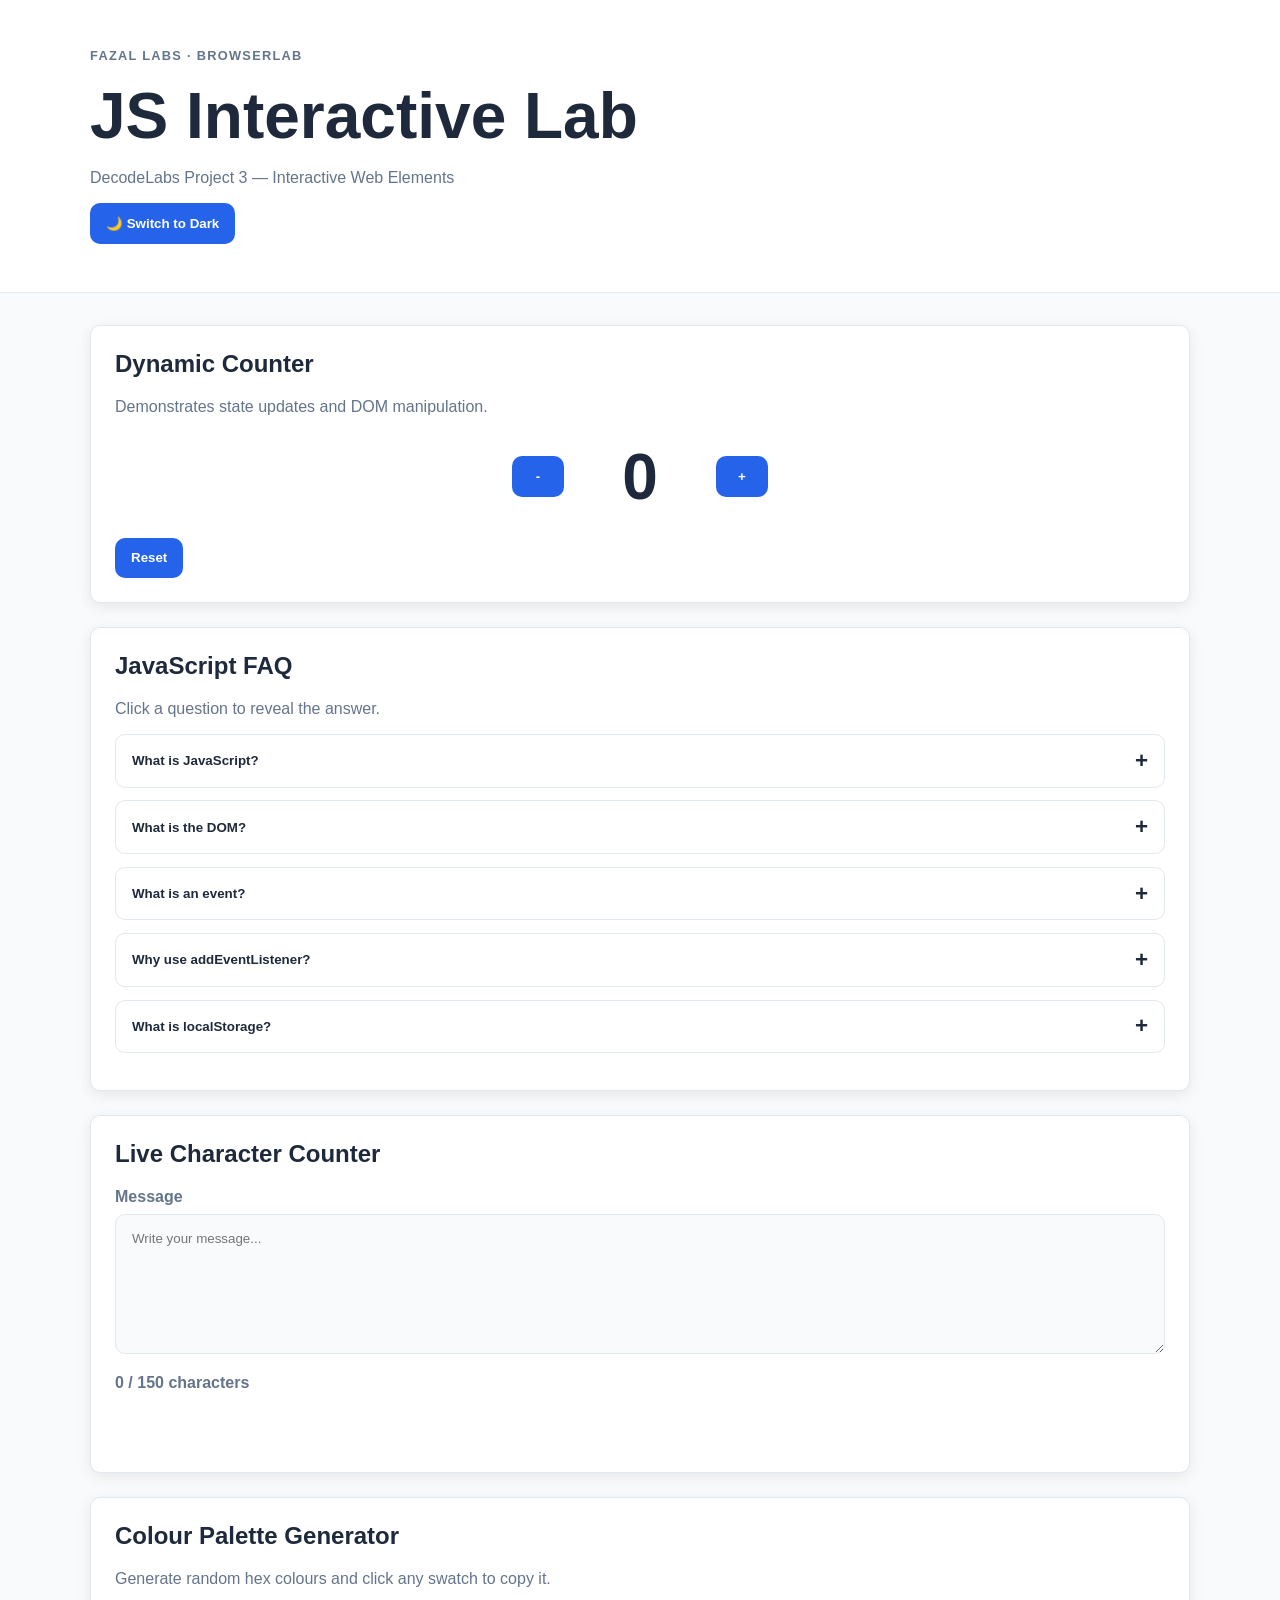
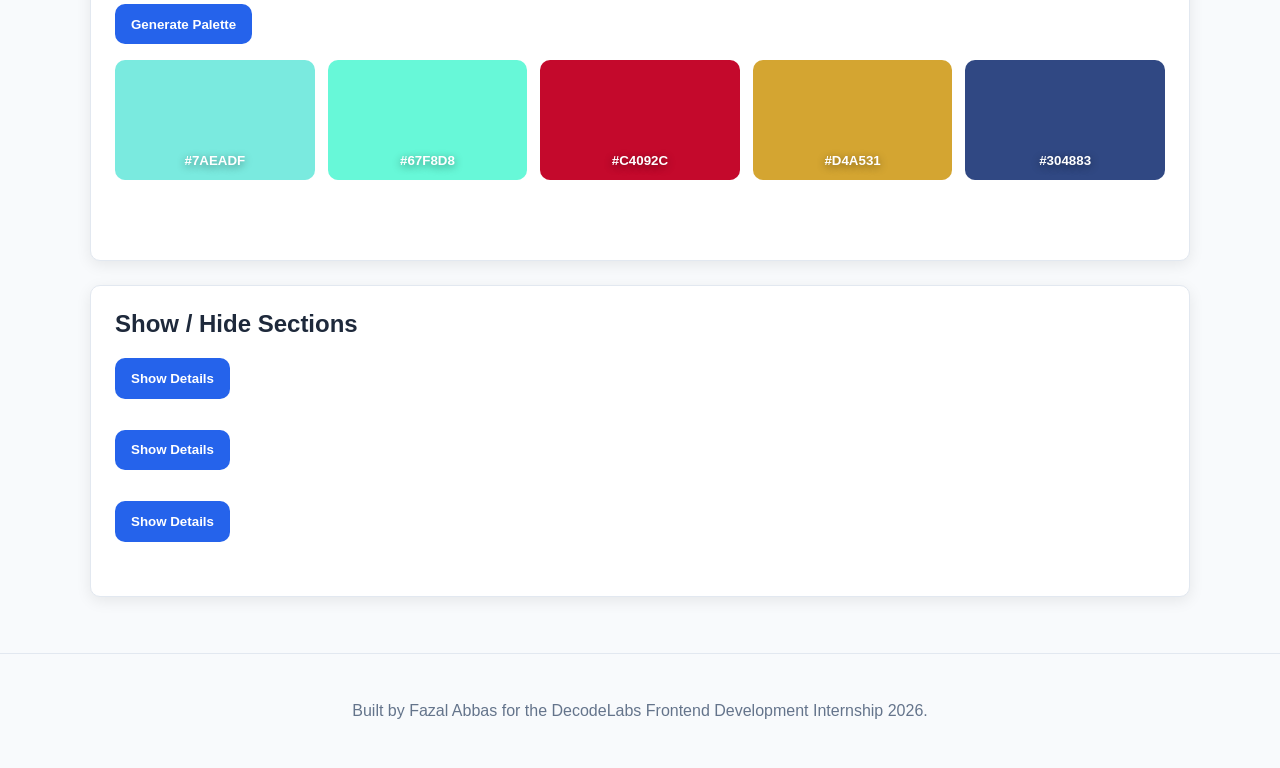
<file: index.html>
<!doctype html>
<html lang="en">

<head>
    <meta charset="UTF-8">
    <meta name="viewport" content="width=device-width, initial-scale=1.0">
    <meta name="description"
        content="A vanilla JavaScript interactive elements lab with theme toggle, counter, FAQ accordion, character counter, palette generator, and show/hide cards.">

    <title>JS Interactive Lab | DecodeLabs</title>
    <link rel="icon" type="image/svg+xml" href="assets/favicon.svg" />
    <link rel="canonical" href="https://fazal305.github.io/decodelabs-interactive-web-elements/">

    <meta property="og:type" content="website">
    <meta property="og:url" content="https://fazal305.github.io/decodelabs-interactive-web-elements/">
    <meta property="og:title" content="JS Interactive Lab | DecodeLabs">
    <meta property="og:description"
        content="A vanilla JavaScript interactive elements lab with theme toggle, counter, FAQ accordion, character counter, palette generator, and show/hide cards.">

    <meta name="twitter:card" content="summary_large_image">
    <meta name="twitter:title" content="JS Interactive Lab | DecodeLabs">
    <meta name="twitter:description"
        content="A vanilla JavaScript interactive elements lab with theme toggle, counter, FAQ accordion, character counter, palette generator, and show/hide cards.">

    <link rel="stylesheet" href="styles.css">
</head>

<body>
    <header class="site-header">
        <div class="container">
            <p class="brand-label">Fazal Labs · BrowserLab</p>
            <h1>JS Interactive Lab</h1>

            <p>
                DecodeLabs Project 3 — Interactive Web Elements
            </p>

            <button class="js-theme-toggle theme-toggle-btn" type="button" aria-pressed="false">
                🌙 Switch to Dark
            </button>
        </div>
    </header>

    <main class="container">
        <section class="section-card" aria-labelledby="counter-heading">
            <h2 id="counter-heading">Dynamic Counter</h2>
            <p>
                Demonstrates state updates and DOM manipulation.
            </p>

            <div class="counter-wrapper">
                <button class="js-decrement-btn counter-btn" type="button" aria-label="Decrease counter">
                    -
                </button>

                <div class="js-counter-display counter-display" aria-live="polite">
                    0
                </div>

                <button class="js-increment-btn counter-btn" type="button" aria-label="Increase counter">
                    +
                </button>
            </div>

            <button class="js-reset-btn" type="button">
                Reset
            </button>
        </section>

        <section class="section-card" aria-labelledby="faq-heading">
            <h2 id="faq-heading">JavaScript FAQ</h2>
            <p>
                Click a question to reveal the answer.
            </p>

            <div class="faq-item">
                <button class="js-faq-btn faq-question" type="button">
                    What is JavaScript?
                    <span aria-hidden="true">+</span>
                </button>

                <div class="faq-answer">
                    JavaScript adds behaviour and interactivity to web pages.
                </div>
            </div>

            <div class="faq-item">
                <button class="js-faq-btn faq-question" type="button">
                    What is the DOM?
                    <span aria-hidden="true">+</span>
                </button>

                <div class="faq-answer">
                    The DOM is the browser's object representation of HTML.
                </div>
            </div>

            <div class="faq-item">
                <button class="js-faq-btn faq-question" type="button">
                    What is an event?
                    <span aria-hidden="true">+</span>
                </button>

                <div class="faq-answer">
                    An event is something that happens in the browser such as a click.
                </div>
            </div>

            <div class="faq-item">
                <button class="js-faq-btn faq-question" type="button">
                    Why use addEventListener?
                    <span aria-hidden="true">+</span>
                </button>

                <div class="faq-answer">
                    It separates JavaScript behaviour from HTML structure.
                </div>
            </div>

            <div class="faq-item">
                <button class="js-faq-btn faq-question" type="button">
                    What is localStorage?
                    <span aria-hidden="true">+</span>
                </button>

                <div class="faq-answer">
                    localStorage allows data to persist after page refreshes.
                </div>
            </div>
        </section>

        <section class="section-card" aria-labelledby="character-counter-heading">
            <h2 id="character-counter-heading">Live Character Counter</h2>

            <label class="form-label" for="message-input">Message</label>

            <textarea id="message-input" class="js-message-input" maxlength="150"
                placeholder="Write your message..."></textarea>

            <p class="js-char-count" aria-live="polite">
                0 / 150 characters
            </p>

            <p class="js-warning-message" aria-live="polite"></p>
        </section>

        <section class="section-card" aria-labelledby="palette-heading">
            <h2 id="palette-heading">Colour Palette Generator</h2>
            <p>
                Generate random hex colours and click any swatch to copy it.
            </p>

            <button class="js-generate-btn" type="button">
                Generate Palette
            </button>

            <div class="js-palette-container" aria-label="Generated colour palette"></div>

            <p class="js-copy-message" aria-live="polite"></p>
        </section>

        <section class="section-card" aria-labelledby="toggle-heading">
            <h2 id="toggle-heading">Show / Hide Sections</h2>

            <div class="toggle-card">
                <button class="js-card-toggle" type="button">
                    Show Details
                </button>

                <div class="card-content is-hidden">
                    HTML provides the structure of a webpage.
                </div>
            </div>

            <div class="toggle-card">
                <button class="js-card-toggle" type="button">
                    Show Details
                </button>

                <div class="card-content is-hidden">
                    CSS controls appearance and layout.
                </div>
            </div>

            <div class="toggle-card">
                <button class="js-card-toggle" type="button">
                    Show Details
                </button>

                <div class="card-content is-hidden">
                    JavaScript controls behaviour and interaction.
                </div>
            </div>
        </section>
    </main>

    <footer class="site-footer">
        <p>
            Built by Fazal Abbas for the DecodeLabs Frontend Development Internship 2026.
        </p>
    </footer>

    <script src="script.js"></script>
</body>

</html>
</file>
<file: styles.css>
:root {
  --bg: #f8fafc;
  --surface: #ffffff;
  --border: #e2e8f0;
  --text: #1e293b;
  --muted: #64748b;
  --primary: #2563eb;
  --success: #16a34a;
  --warning: #d97706;
  --danger: #dc2626;
  --radius: 10px;
  --shadow: 0 4px 15px rgba(0, 0, 0, 0.08);
  --transition: 0.25s ease;
}

body.is-dark-mode {
  --bg: #0a0a0f;
  --surface: #111120;
  --border: #1e1e35;
  --text: #e8e8f0;
  --muted: #9a98aa;
  --shadow: 0 4px 22px rgba(0, 0, 0, 0.28);
}

* {
  box-sizing: border-box;
}

html {
  scroll-behavior: smooth;
}

body {
  margin: 0;
  font-family: "Segoe UI", Arial, sans-serif;
  background: var(--bg);
  color: var(--text);
  transition:
    background var(--transition),
    color var(--transition);
}

button,
textarea {
  font-family: inherit;
}

button {
  cursor: pointer;
  border: none;
  border-radius: var(--radius);
  background: var(--primary);
  color: #ffffff;
  padding: 0.8rem 1rem;
  font-weight: 700;
  transition:
    transform var(--transition),
    opacity var(--transition),
    box-shadow var(--transition);
}

button:hover {
  transform: translateY(-2px);
  opacity: 0.92;
}

button:focus-visible,
textarea:focus-visible {
  outline: 3px solid var(--primary);
  outline-offset: 3px;
}

.container {
  width: min(1100px, 92%);
  margin: 0 auto;
}

.site-header {
  padding: 3rem 0;
  border-bottom: 1px solid var(--border);
  background: var(--surface);
}

.site-header .container {
  display: flex;
  flex-direction: column;
  gap: 1rem;
}

.brand-label {
  margin: 0;
  color: var(--primary);
  font-size: 0.8rem;
  font-weight: 800;
  letter-spacing: 0.1em;
  text-transform: uppercase;
}

.site-header h1 {
  margin: 0;
  font-size: clamp(2rem, 6vw, 4rem);
}

.site-header p {
  margin: 0;
  color: var(--muted);
}

.theme-toggle-btn {
  align-self: flex-start;
}

main {
  padding: 2rem 0;
}

.section-card {
  margin-bottom: 1.5rem;
  padding: 1.5rem;
  border: 1px solid var(--border);
  border-radius: var(--radius);
  background: var(--surface);
  box-shadow: var(--shadow);
}

.section-card h2 {
  margin-top: 0;
}

.section-card p {
  color: var(--muted);
}

.counter-wrapper {
  display: flex;
  align-items: center;
  justify-content: center;
  gap: 1rem;
  margin: 1.5rem 0;
}

.counter-btn {
  min-width: 52px;
}

.counter-display {
  min-width: 120px;
  text-align: center;
  font-size: 4rem;
  font-weight: 800;
  color: var(--text);
  transition:
    color var(--transition),
    transform var(--transition);
}

.counter-display.is-positive {
  color: var(--success);
}

.counter-display.is-negative {
  color: var(--danger);
}

.faq-item {
  border: 1px solid var(--border);
  border-radius: var(--radius);
  margin-bottom: 0.8rem;
  overflow: hidden;
}

.faq-question {
  width: 100%;
  display: flex;
  justify-content: space-between;
  align-items: center;
  background: transparent;
  color: var(--text);
  text-align: left;
}

.faq-question span {
  font-size: 1.4rem;
  transition: transform var(--transition);
}

.faq-item.is-open .faq-question span {
  transform: rotate(45deg);
}

.faq-answer {
  max-height: 0;
  overflow: hidden;
  padding: 0 1rem;
  color: var(--muted);
  transition:
    max-height var(--transition),
    padding var(--transition);
}

.faq-item.is-open .faq-answer {
  max-height: 140px;
  padding: 0 1rem 1rem;
}

.form-label {
  display: inline-block;
  margin-bottom: 0.5rem;
  color: var(--muted);
  font-weight: 700;
}

textarea {
  width: 100%;
  min-height: 140px;
  resize: vertical;
  border: 1px solid var(--border);
  border-radius: var(--radius);
  background: var(--bg);
  color: var(--text);
  padding: 1rem;
  outline: none;
  transition:
    border var(--transition),
    box-shadow var(--transition);
}

textarea:focus {
  border-color: var(--primary);
}

.js-char-count {
  font-weight: 700;
  color: var(--success);
}

.js-char-count.is-warning {
  color: var(--warning);
}

.js-char-count.is-danger {
  color: var(--danger);
}

.js-warning-message {
  min-height: 24px;
  color: var(--danger);
  font-weight: 700;
}

.js-palette-container {
  display: grid;
  grid-template-columns: repeat(5, 1fr);
  gap: 0.8rem;
  margin-top: 1rem;
}

.color-swatch {
  min-height: 120px;
  border-radius: var(--radius);
  display: flex;
  align-items: end;
  justify-content: center;
  padding: 0.8rem;
  color: #ffffff;
  font-weight: 800;
  text-shadow: 0 2px 8px rgba(0, 0, 0, 0.45);
  cursor: pointer;
  transition:
    transform var(--transition),
    box-shadow var(--transition);
}

.color-swatch:hover {
  transform: scale(1.04);
}

.js-copy-message {
  min-height: 24px;
  color: var(--success);
  font-weight: 700;
}

.toggle-card {
  margin-bottom: 1rem;
}

.card-content {
  max-height: 160px;
  overflow: hidden;
  margin-top: 0.8rem;
  padding: 1rem;
  border: 1px solid var(--border);
  border-radius: var(--radius);
  background: var(--bg);
  color: var(--muted);
  transition:
    max-height var(--transition),
    padding var(--transition),
    opacity var(--transition);
}

.card-content.is-hidden {
  max-height: 0;
  padding-top: 0;
  padding-bottom: 0;
  opacity: 0;
}

.site-footer {
  padding: 2rem 0;
  text-align: center;
  color: var(--muted);
  border-top: 1px solid var(--border);
}

@media (max-width: 768px) {
  .counter-wrapper {
    flex-direction: column;
  }

  .js-palette-container {
    grid-template-columns: 1fr;
  }

  button {
    width: 100%;
  }

  .theme-toggle-btn {
    align-self: stretch;
  }
}
</file>
